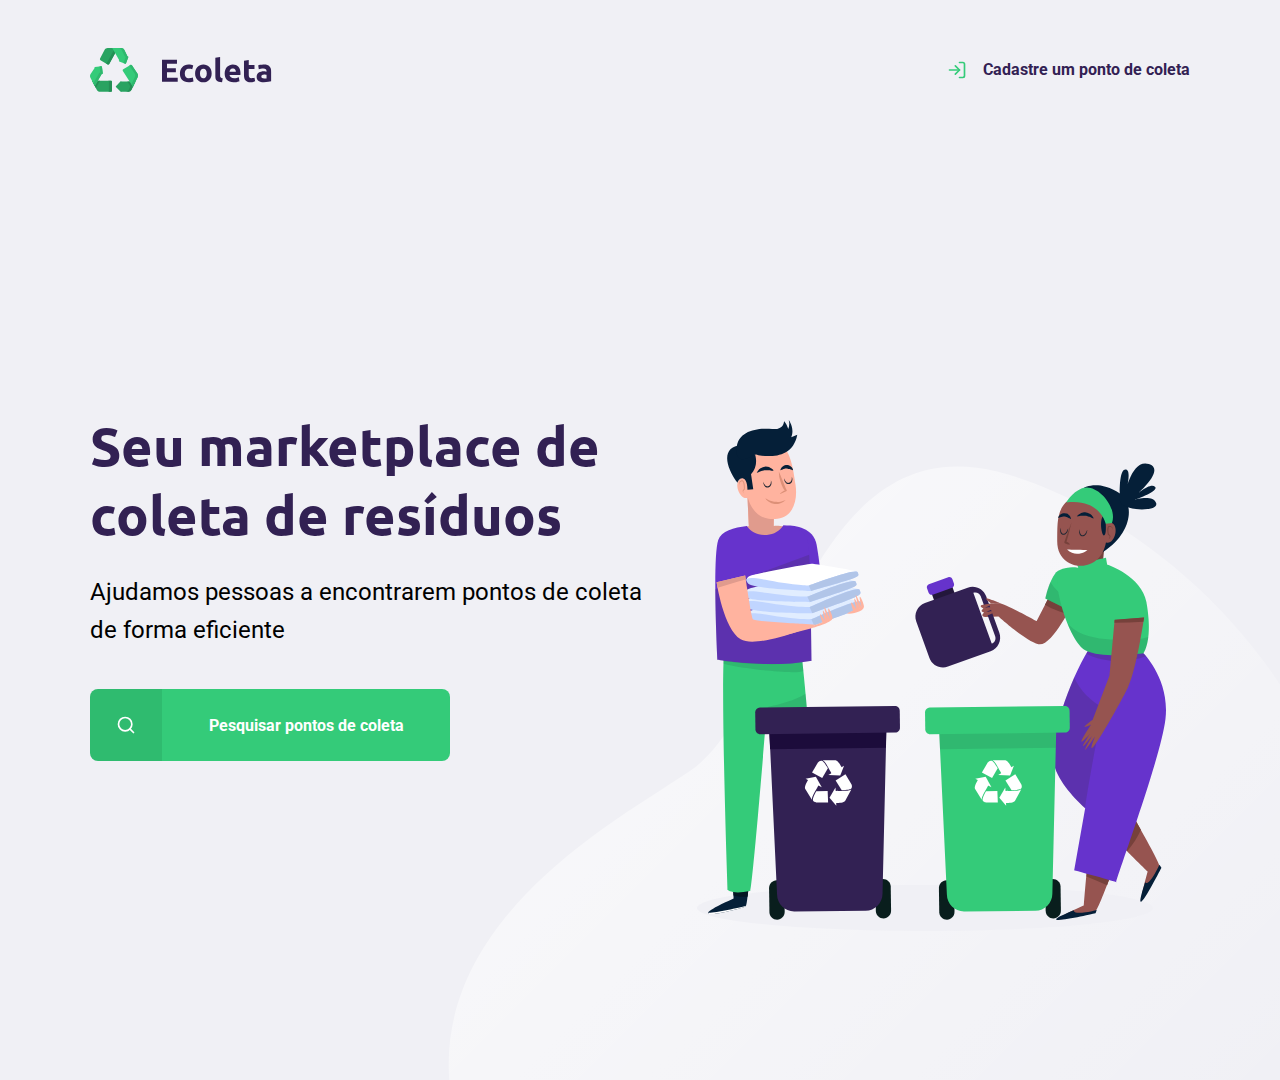
<file: index.html>
<!DOCTYPE html>
<html lang="pt_br">
  
<head>
    <meta charset="UTF-8">
    <meta name="viewport" content="width=device-width, initial-scale=1.0">
    <title>Ecoleta</title>

    <link href="https://fonts.googleapis.com/css2?family=Roboto&family=Ubuntu:wght@700&display=swap" rel="stylesheet">
    <link rel="stylesheet" href="/styles/main.css">
    <link rel="stylesheet" href="/styles/home.css">
    <link rel="stylesheet" href="/styles/responsive.css">
</head>
<body>
    <div id="page-home">

        <div class="content">

            <header>
               <img src="/assets/logo.svg" alt="logomarca">
                <a href = "http://google.com" >
                    <span></span> 
                    Cadastre um ponto de coleta</a>
            </header>

            <main>

                <h1>Seu marketplace de coleta de resíduos</h1> 
        
                <p>Ajudamos pessoas a encontrarem pontos de coleta de forma eficiente</p>
                
                <a href="#"><span></span> <strong>Pesquisar pontos de coleta</strong></a>
                

            </main>
        
            </div>
    </div>
    
    
</body>
</html>
</file>
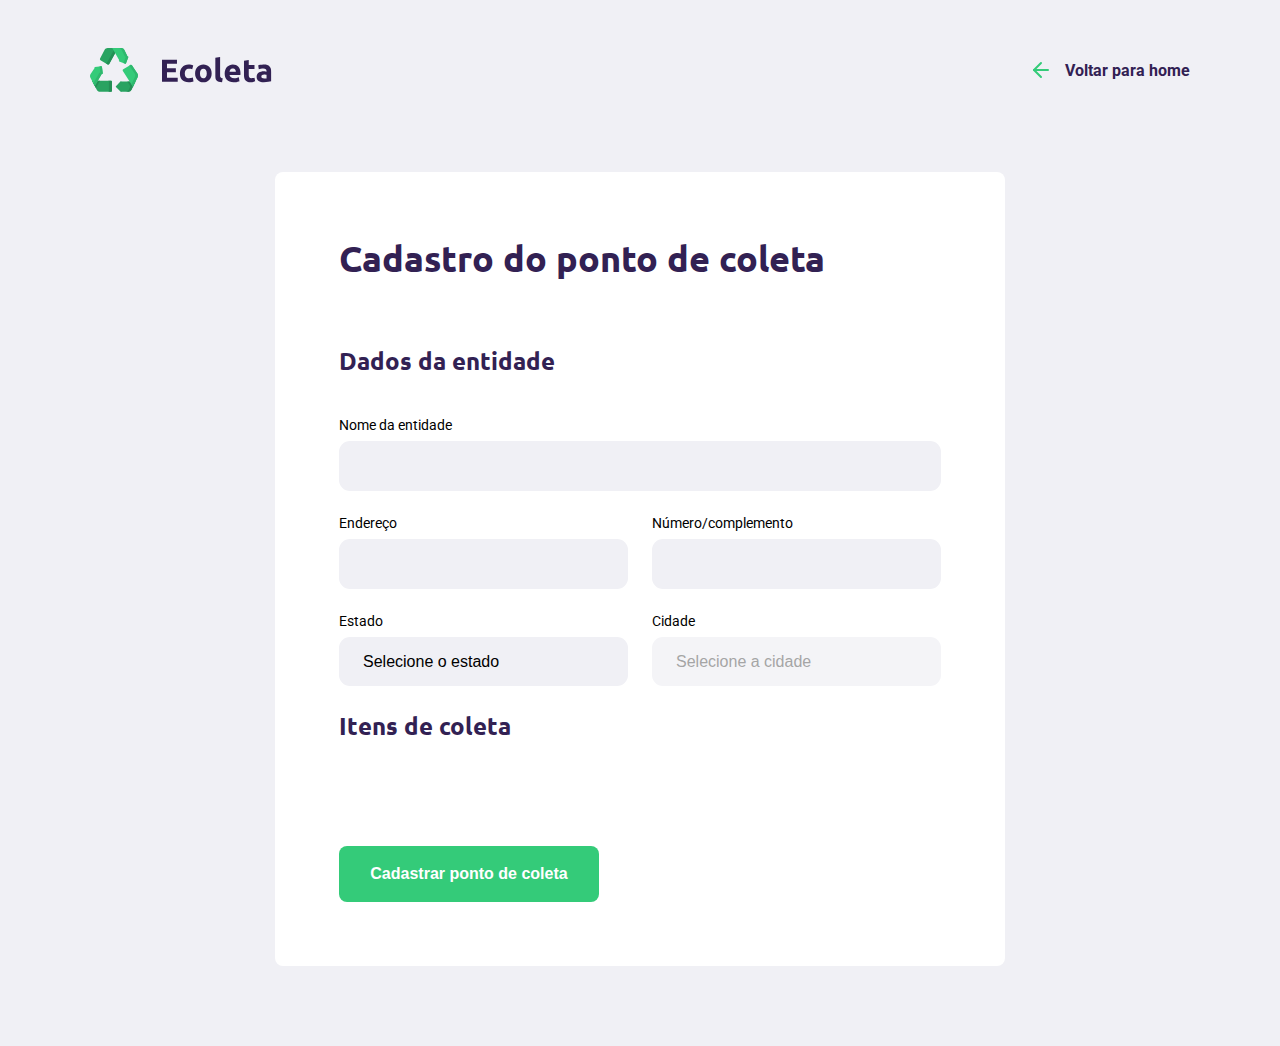
<file: create-point.html>
<!DOCTYPE html>
<html lang="pt_br">
  
<head>
    <meta charset="UTF-8">
    <meta name="viewport" content="width=device-width, initial-scale=1.0">
    <title>Criar um ponto de coleta</title>

    <link href="https://fonts.googleapis.com/css2?family=Roboto&family=Ubuntu:wght@700&display=swap" rel="stylesheet">
    <link rel="stylesheet" href="/styles/main.css">
    <link rel="stylesheet" href="/styles/create-point.css">
    <link rel="stylesheet" href="/styles/responsive.css">
</head>
<body>
    <div id="page-create-point">

            <header>
               <img src="/assets/logo.svg" alt="logomarca">
                <a href = "http://google.com" >
                    <span></span> 
                    Voltar para home
                </a>
            </header>
        <form action="">
            
            <h1>Cadastro do ponto de coleta</h1>
            
            <fieldset>
                <legend>
                    <h2>Dados da entidade</h2>
                </legend>

                <div class="field">
                    <label for="name">Nome da entidade</label>
                    <input type="text" name="name">
                </div>

                <div class="field-group">
                    <div class="field">
                        <label for="address">Endereço</label>
                        <input type="text" name="address">
                    </div>
                    <div class="field">
                        <label for="address2">Número/complemento</label>
                        <input type="text" name="address2">
                    </div>
                </div>

                <div class="field-group">
                    <div class="field">
                        <label for="estado">Estado</label>
                        <select name="uf">
                            <option value="">Selecione o estado</option>
                        </select>
                        <input type="hidden" name="state">
                    </div>

                    <div class="field">
                        <label for="city">Cidade</label>
                        <select name="city" disabled>
                            <option value="">Selecione a cidade</option>
                        </select>
                    </div>
                    
                </div>

            </fieldset>
                <legend>
                    <h2>Itens de coleta</h2>
                </legend>
            <fieldset>

            </fieldset>
            
            <button type="submit">Cadastrar ponto de coleta</button>
        </form>
    </div>
    
    <script src="/scripts/create-point.js"></script>
</body>
</html>
</file>
<file: styles/main.css>
:root {
    --title-color: #322153;
    --primary-color: #34cb79
}
* {
    margin: 0;
    padding:  0;
    /* o padrão da caixa é a borda (máximo)*/
    box-sizing: border-box;
}
html{
    font-family: 'Roboto', sans-serif;
}

body {
    background: #f0f0f5;
    -webkit-font-smoothing: antialiased;
}

a {
    text-decoration: none;
}

h1, h2, h3, h4, h5, h6 {
    font-family: Ubuntu, sans-serif;
    color: var(--title-color);
}
/* BOX MODEL
modelo de caixa
toda caixa tem
largura, altura, espaçamento, preenchimento,
bordas, cor, fundo, mandeira que é vista pelo html (display),
posicionamento, alinhamento
*/
</file>
<file: styles/home.css>
#page-home {
    height: 120vh;
    background: url(../assets/home-background.svg) no-repeat;
    background-position: 35vw bottom;
}

#page-home .content {
    width: 90%;
    max-width: 1100px;
    height: 100%;

    margin: 0 auto;

    display: flex;
    flex-direction: column;
}

#page-home header {
    margin-top: 48px;
    display: flex;
    align-items: center;
    justify-content: space-between;
}

#page-home header a {
    display: flex;
    color: var(--title-color);
    font-weight: 700;

}

#page-home header a span {
    margin-right: 16px;
    display: flex;
    background-image: url(../assets/log-in.svg);
    width: 20px;
    height: 20px;
}

#page-home main {
    max-width: 560px;
    height: 600px;
    flex: 1;
    display: flex;
    flex-direction: column;
    justify-content: center;

}

#page-home main h1 {
    font-size: 54px;

}

#page-home main p {
    font-size: 24px;
    line-height: 38px;
    margin-top: 24px;
}

#page-home main a {
    width: 100%;
    max-width: 360px;
    height: 72px;
    border-radius: 8px;
    display: flex;
    align-items: center;
    margin-top: 40px;
    background: var(--primary-color);
    transition: 400ms;
}

#page-home main a:hover {
    background-color: #2fb86e;
}

#page-home main a span {
    width: 72px;
    height: 72px;
    border-top-left-radius: 8px;
    border-bottom-left-radius: 8px;
    background-color: rgba(0, 0, 0, 0.08);
    display: flex;
    align-items: center;
    justify-content: center;
}

#page-home main a span::after{
    content: "";
    background-image: url(../assets/search.svg);
    width: 20px;
    height: 20px;

}

#page-home main a strong {
    flex: 1;
    color: white;
    text-align: center;
}
</file>
<file: styles/responsive.css>
@media (max-width: 900px) {
    #page-home{
        background-position: 70vw;
    }

    #page-home .content {
        align-items: center;
        text-align: center;
    }

    #page-home header a {
        position: absolute;
        bottom: 48px;

        left: 50%;
        transform: translateX(-50%);
    }
    
    #page-home main{
        align-items: center;
    }
}

@media (min-width: 1700px) {
    #page-home {
    background-position-x: 40vw;
    }
}

@media (max-height: 760px) {
    #page-home{
    background-position-y: 200px;
    }
}
</file>
<file: styles/create-point.css>
#page-create-point {
    width: 90%;
    max-width: 1100px;
/* alinhamento de caixa pelo lado de fora da caixa */
    margin: 0 auto;
}

#page-create-point header{
    margin-top: 48px;
    display: flex;
    justify-content: space-between;
    align-items: center;
}

#page-create-point header a {
    color: var(--title-color);
    font-weight: bold;
    display: flex;
    align-items: center;

}

#page-create-point header a span{
    margin-right: 16px;
    background-image: url(../assets/arrow-left.svg);
    display: flex;
    width: 20px;
    height: 24px;
}

form {
    background-color: white;
    margin: 80px auto;
    padding: 64px;
    border-radius: 8px;
    max-width: 730px;
      
}

form h1 {
    font-size: 36px;
}

form fieldset {
    margin-top: 64px;
    border: 0px;
}

form legend {
    margin-bottom: 40px;
}

form legend h2 {
    font-size: 24px;
}

form .field{
    flex: 1;
    display: flex;
    flex-direction: column;
    margin-bottom: 24px;
}

form .field-group {
    display: flex;
}

form input,
form select {
    background-color: #f0f0f5;
    border: 0px;
    padding: 16px 24px;
    font-size: 16px;
    outline: none;
    border-radius: 11px;
}

form select {
    /* no chrome não aplica alguns estilos que declaramos, isso é pra resetar do browser */
    -webkit-appearance: none;
    -moz-appearance: none;
    appearance: none;
}

form label {
    font-size: 14px;
    margin-bottom: 8px;
}

/* field seguido de field */
form .field-group .field + .field {
    margin-left: 24px;
}

form button {
    width: 260px;
    height: 56px;
    background-color: var(--primary-color);
    border-radius: 8px;
    color: white;
    font-weight: bold;
    font-size: 16px;
    border: 0px;
    margin-top: 40px;
    transition: background-color 400ms;
}

form button:hover{
    background-color: #2fb86e;
}
</file>
